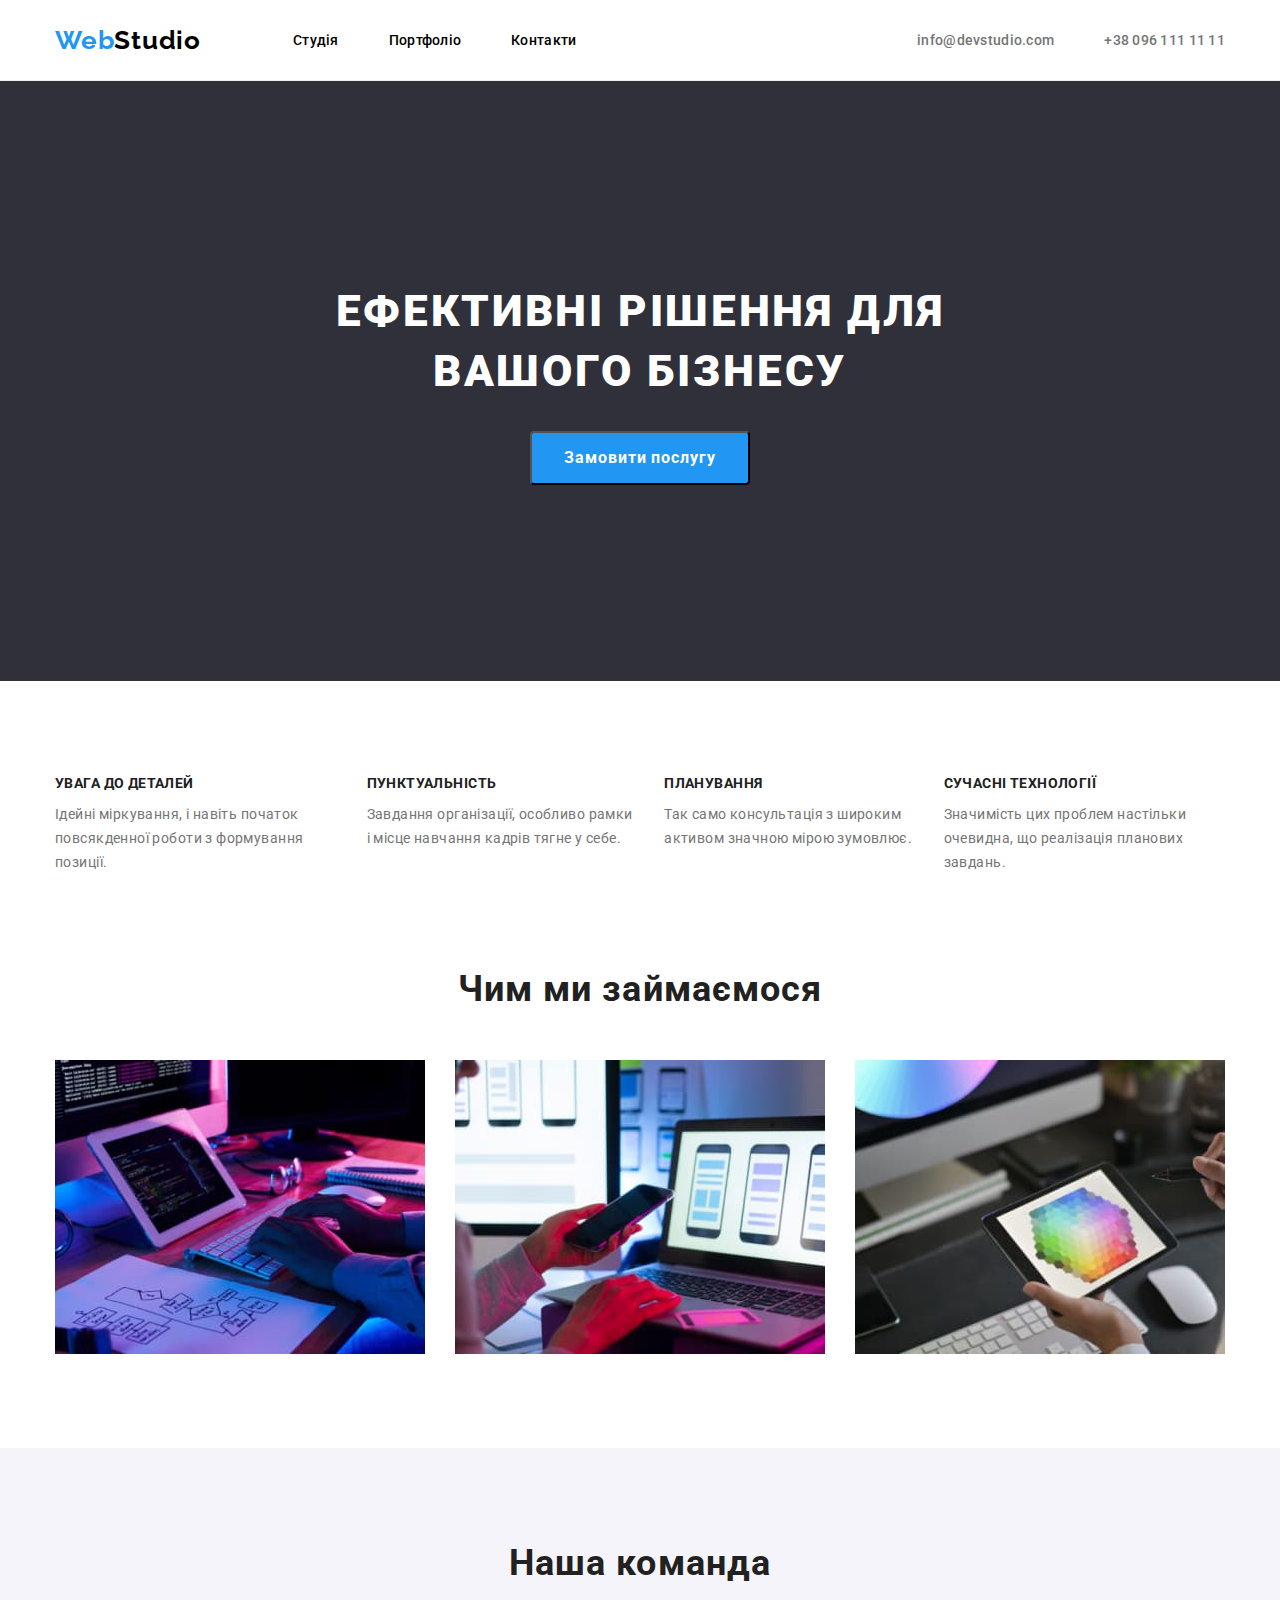
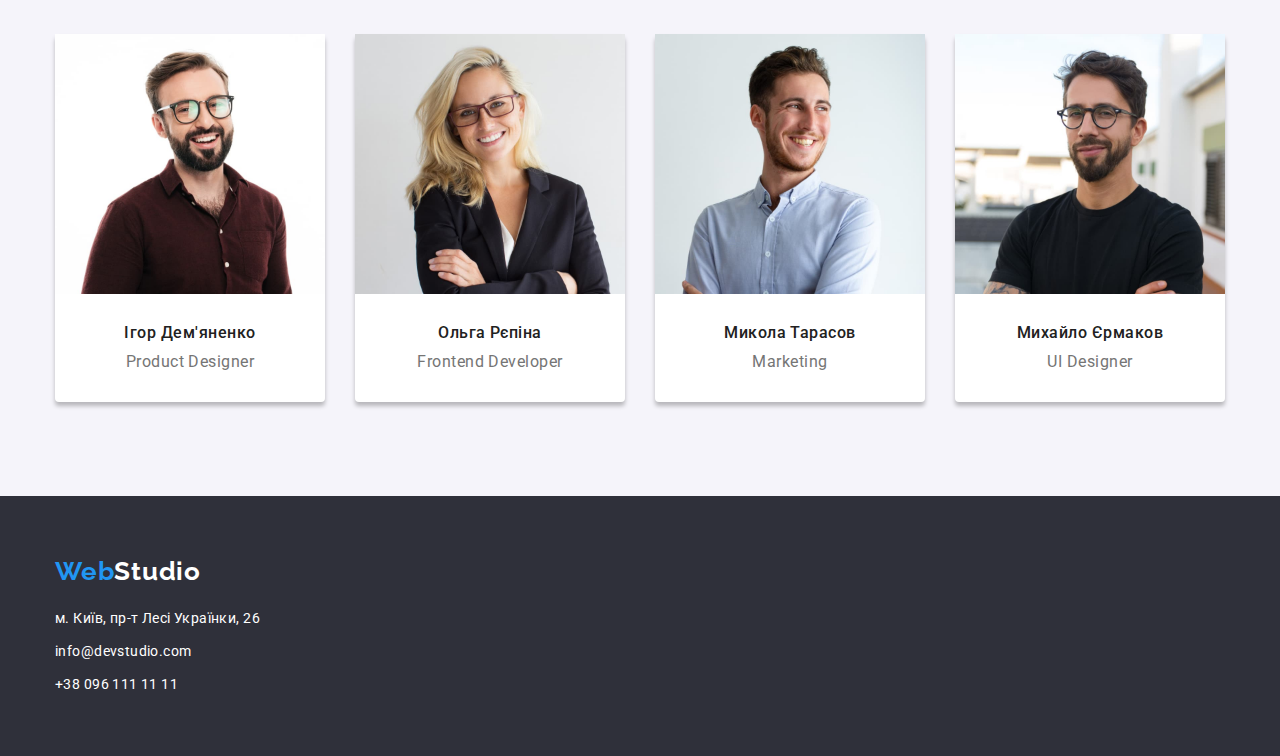
<file: index.html>
<!DOCTYPE html>
<html lang="uk">
<head>
    <meta charset="UTF-8">
    <meta http-equiv="X-UA-Compatible" content="IE=edge">
    <meta name="viewport" content="width=device-width, initial-scale=1.0">
    <title>Головна</title>
    <link rel="preconnect" href="https://fonts.googleapis.com">
    <link rel="preconnect" href="https://fonts.gstatic.com" crossorigin>
    <link rel="stylesheet" href="https://cdnjs.cloudflare.com/ajax/libs/modern-normalize/1.1.0/modern-normalize.min.css">
    <link href="https://fonts.googleapis.com/css2?family=Montserrat&family=Raleway:wght@700&family=Roboto:wght@400;500;700;900&display=swap" rel="stylesheet">
    <link rel="stylesheet" href="./css/styles.css">
</head>
<body> 
    <header>
        <div class="header container">
        <nav class="nav-box">
            <a class="logo" href= " https://hannayeromina.github.io/goit-markup-hw-03/" lang="en"><span class="logo-bly">Web</span>Studio</a>
            <ul class="header-nav">
                <li class="list-nav"><a class="nav" href="./index.html">Студія</a></li>
                <li class="list-nav"><a class="nav" href="./portfolio.html">Портфоліо</a></li>
                <li class="list-nav"><a class="nav" href="/">Контакти</a></li>
            </ul>
        </nav>
            <ul class="contact list">
                <li class="list-contact-header"><a class="contact-header" href="mailto:info@devstudio.com">info@devstudio.com</a></li>
                <li class="list-contact-header"><a class="contact-header" href="tel:+380961111111">+38 096 111 11 11</a></li>
            </ul>
        </div>
    </header>
    <main>
        <section class="hero">
            <div class="container">
            <h1 class="hero-h">Ефективні рішення для вашого бізнесу</h1>
            <button class="hero-button"  type="button">Замовити послугу</button>
            </div>
        </section>
        <section class="work-section">
            <h2 class="hidden">Переваги</h2>
            <div class="container">
            <ul class="work list">
                <li class="work-list">
                    <h3 class="work-h">УВАГА ДО ДЕТАЛЕЙ</h3>
                    <p class="work-p ">Ідейні міркування, і навіть початок повсякденної роботи з формування позиції.</p>
                </li>
                <li class="work-list">
                    <h3 class="work-h">ПУНКТУАЛЬНІСТЬ</h3>
                    <p class="work-p">Завдання організації, особливо рамки і місце навчання кадрів тягне у себе.</p>
                </li>
                <li class="work-list">
                    <h3 class="work-h">ПЛАНУВАННЯ</h3>
                    <p class="work-p">Так само консультація з широким активом значною мірою зумовлює.</p>
                </li>
                <li class="work-list">
                    <h3 class="work-h">СУЧАСНІ ТЕХНОЛОГІЇ</h3>
                    <p class="work-p">Значимість цих проблем настільки очевидна, що реалізація планових завдань.</p>
                </li>
            </ul>
            </div>
        </section>
        <section class="images-section">
            <div class="container">
            <h2 class="second-title second-title-work">Чим ми займаємося</h2>
            <ul class="list second-list">
                <li class="images">
                    <img class="image" src="./images/box1s.jpg" alt="Написання коду" width="370" height="294">
                </li>
                <li class="images">
                    <img class="image" src="./images/box2s.jpg" alt="Розробка мобільних додатків" width="370" height="294">
                </li>
                <li class="images">
                    <img class="image" src="./images/box3s.jpg" alt="Веб-дизайн" width="370" height="294">
                </li>
            </ul>
            </div>
        </section>
        <section class="employees-section">
            <div class="container">
            <h2 class="second-title second-title-employees">Наша команда</h2>
            <ul class="list employees">
                <li class="employees-list">
                    <img class="foto" src="./images/foto1s.jpg" alt="Фотопортрет Ігоря" width="270" height="260">
                    <h3 class="name">Ігор Дем'яненко</h3>
                    <p class="job-title" lang="en">Product Designer</p>
                </li>
                <li class="employees-list">
                    <img class="foto" src="./images/foto2s.jpg" alt="Фотопортрет Ольги" width="270" height="260">
                    <h3 class="name">Ольга Рєпіна</h3>
                    <p class="job-title" lang="en">Frontend Developer</p>
                </li>
                <li class="employees-list">
                    <img class="foto" src="./images/foto3s.jpg" alt="Фотопортрет Миколи" width="270" height="260">
                    <h3 class="name">Микола Тарасов</h3>
                    <p class="job-title" lang="en">Marketing</p>
                </li>
                <li class="employees-list">
                    <img class="foto" src="./images/foto4s.jpg" alt="Фотопортрет Михайла" width="270" height="260">
                    <h3 class="name">Михайло Єрмаков</h3>
                    <p class="job-title" lang="en">UI Designer</p>
                </li>
            </ul>
            </div>
        </section>
    </main>
    <footer class="footer">
        <div class="container">
        <a class="logo-footer" href="https://hannayeromina.github.io/goit-markup-hw-01/" lang="en"><span class="logo-bly">Web</span>Studio</a>
        <address>
            <ul class="list footer-address-contact">
                <li><a class="address-footer" href="https://goo.gl/maps/ZajisYMfi6u8uZzd6">м. Київ, пр-т Лесі Українки, 26</a></li>
                <li><a class="contact-footer" href="mailto:info@devstudio.com">info@devstudio.com</a></li>
                <li><a class="contact-footer" href="tel:+380961111111">+38 096 111 11 11</a></li>
            </ul>
        </address>
        </div>
    </footer>
    
</body>
</html>
</file>
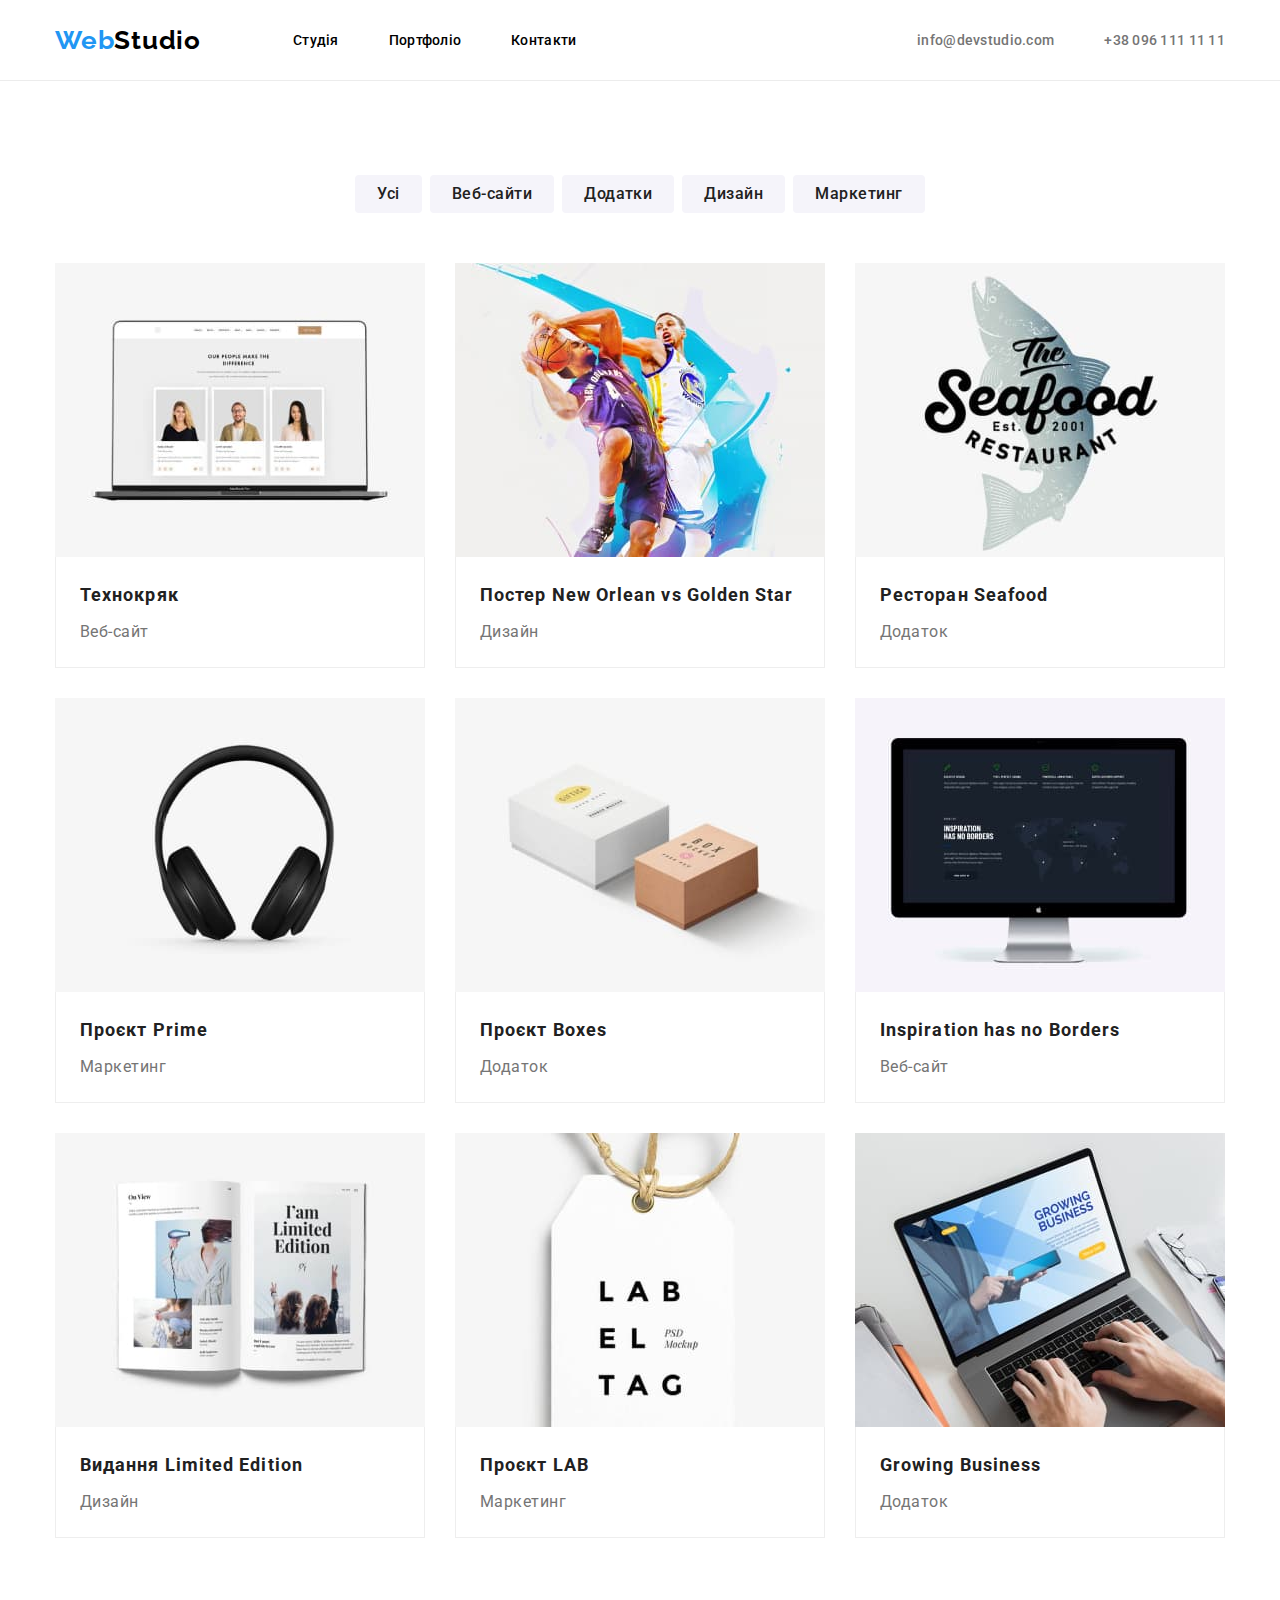
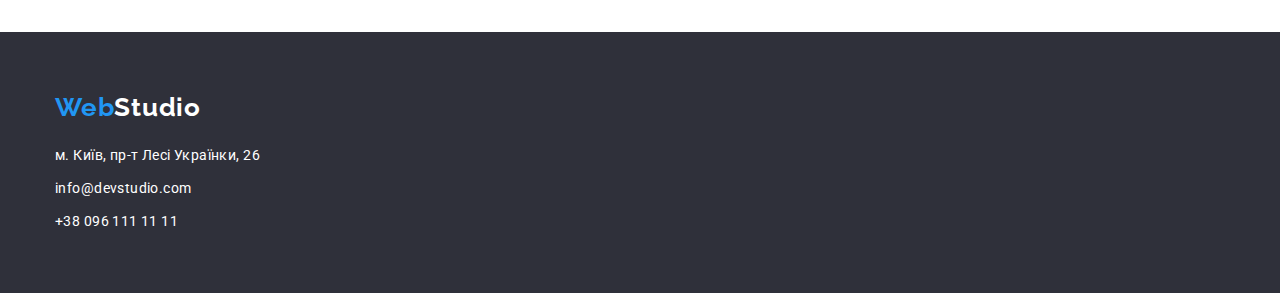
<file: portfolio.html>
<!DOCTYPE html>
<html lang="uk">
<head>
    <meta charset="UTF-8">
    <meta http-equiv="X-UA-Compatible" content="IE=edge">
    <meta name="viewport" content="width=device-width, initial-scale=1.0">
    <title>Портфоліо</title>
    <link rel="preconnect" href="https://fonts.googleapis.com">
    <link rel="preconnect" href="https://fonts.gstatic.com" crossorigin>
    <link rel="stylesheet" href="https://cdnjs.cloudflare.com/ajax/libs/modern-normalize/1.1.0/modern-normalize.min.css">
    <link href="https://fonts.googleapis.com/css2?family=Montserrat&family=Raleway:wght@700&family=Roboto:wght@400;500;700;900&display=swap"
        rel="stylesheet">
    <link rel="stylesheet" href="./css/styles.css">
    
</head>
<body>
    <header>
        <div class="header container">
        <nav class="nav-box">
            <a class="logo" href=" https://hannayeromina.github.io/goit-markup-hw-03/" lang="en"><span
                    class="logo-bly">Web</span>Studio</a>
            <ul class="header-nav">
                <li class="list-nav"><a class="nav" href="./index.html">Студія</a></li>
                <li class="list-nav"><a class="nav" href="./portfolio.html">Портфоліо</a></li>
                <li class="list-nav"><a class="nav" href="/">Контакти</a></li>
            </ul>
        </nav>
        <ul class="contact list">
            <li class="list-contact-header"><a class="contact-header" href="mailto:info@devstudio.com">info@devstudio.com</a></li>
            <li class="list-contact-header"><a class="contact-header" href="tel:+380961111111">+38 096 111 11 11</a></li>
        </ul>
        </div>
    </header>
    <main>
        <section class="nav-portfolio-section">
            <div class="container">
            <ul class="list button-box">
                <li class="button-list"><button class="nav-portfolio" type="button">Усі</button></li>
                <li class="button-list"><button class="nav-portfolio" type="button">Веб-сайти</button></li>
                <li class="button-list"><button class="nav-portfolio" type="button">Додатки</button></li>
                <li class="button-list"><button class="nav-portfolio" type="button">Дизайн</button></li>
                <li class="button-list"><button class="nav-portfolio" type="button">Маркетинг</button></li>
            </ul>
            <ul class="list portfolio-box">
                <li class="portfolio-list">
                    <img class="portfolio" src="./images/img1.jpg" alt="Ноутбук" width="370" height="294">
                    <div class="border"><h3 class="title-portfolio">Технокряк</h3>
                    <p class="paragraph-portfolio">Веб-сайт</p>
                    </div>
                </li>
                <li class="portfolio-list">
                    <img class="portfolio" src="./images/img2.jpg" alt="Баскетболісти" width="370" height="294">
                    <div class="border"><h3 class="title-portfolio">Постер New Orlean vs Golden Star</h3>
                    <p class="paragraph-portfolio">Дизайн</p>
                    </div>
                </li>
                <li class="portfolio-list">
                    <img class="portfolio" src="./images/img3.jpg" alt="Логотип ресторана" width="370" height="294">
                    <div class="border"><h3 class="title-portfolio">Ресторан Seafood</h3>
                    <p class="paragraph-portfolio">Додаток</p>
                    </div>
                </li>
                <li class="portfolio-list">
                    <img class="portfolio" src="./images/img4.jpg" alt="Навушники" width="370" height="294">
                    <div class="border"><h3 class="title-portfolio">Проєкт Prime</h3>
                    <p class="paragraph-portfolio">Маркетинг</p>
                    </div>
                </li>
                <li class="portfolio-list">
                    <img class="portfolio" src="./images/img5.jpg" alt="Дві коробки" width="370" height="294">
                    <div class="border"><h3 class="title-portfolio">Проєкт Boxes</h3>
                    <p class="paragraph-portfolio">Додаток</p>
                    </div>
                </li>
                <li class="portfolio-list">
                    <img class="portfolio" src="./images/img6.jpg" alt="Монітор компьютера" width="370" height="294">
                    <div class="border"><h3 class="title-portfolio">Inspiration has no Borders</h3>
                    <p class="paragraph-portfolio">Веб-сайт</p>
                    </div>
                </li>
                <li class="portfolio-list">
                    <img class="portfolio" src="./images/img7.jpg" alt="Відкрита книга" width="370" height="294">
                    <div class="border"><h3 class="title-portfolio">Видання Limited Edition</h3>
                    <p class="paragraph-portfolio">Дизайн</p>
                    </div>
                </li>
                <li class="portfolio-list">
                    <img class="portfolio" src="./images/img8.jpg" alt="Бірка" width="370" height="294">
                    <div class="border"><h3 class="title-portfolio">Проєкт LAB</h3>
                    <p class="paragraph-portfolio">Маркетинг</p>
                    </div>
                </li>
                <li class="portfolio-list">
                    <img class="portfolio" src="./images/img9.jpg" alt="Користувач за ноутбуком" width="370" height="294">
                    <div class="border"><h3 class="title-portfolio">Growing Business</h3>
                    <p class="paragraph-portfolio">Додаток</p>
                    </div>
                </li>
            </ul>
            </div>
        </section>
    </main>
    <footer class="footer">
        <div class="container">
        <a class="logo-footer" href="https://hannayeromina.github.io/goit-markup-hw-01/" lang="en"><span
                class="logo-bly">Web</span>Studio</a>
        <address>
            <ul class="list footer-address-contact">
                <li><a class="address-footer" href="https://goo.gl/maps/ZajisYMfi6u8uZzd6">м. Київ, пр-т Лесі Українки,
                        26</a></li>
                <li><a class="contact-footer" href="mailto:info@devstudio.com">info@devstudio.com</a></li>
                <li><a class="contact-footer" href="tel:+380961111111">+38 096 111 11 11</a></li>
            </ul>
        </address>
        </div>
    </footer>
    
</body>
</html>
</file>
<file: css/styles.css>
body {
    background-color: #ffffff;
    font-family: Roboto,sans-serif;
    color: #212121;
}
html {
    box-sizing: border-box;
}
h1,h2,h3,p,ul{
    margin: 0 0;
    padding: 0 0;
}

li {
    list-style-type: none;
}
header {
    border-bottom: 1px solid #ececec;
}
.container{
    width: 1200px;
    margin: 0 auto;
    padding: 0 15px;
}
.hidden {
    display: none;
}
.nav-box{
    display: flex;
    align-items: center;
}
.header {
    display: flex;
    align-items: center;
    justify-content: space-between;
}
.logo {
    margin: 0 0;
    font-family: Raleway;
    font-weight:700 ; 
    color: #000000; 
    text-decoration: none; 
    font-size: 26px;
    line-height: 30.52px;
    letter-spacing: 0.03em;
    width: 145px;
}
.logo-bly {
    color: #2196f3;
}
.header-nav {
    display: flex;
    align-items: center;
    margin: 0 0;
    margin-left: 93px;
}
.list {
    list-style: none;
    margin: 0;
    padding: 0;
}
.nav {
    display: block;
    padding: 32px 0;
    font-weight: 500;
    font-size: 14px;
    line-height: 16px;
    letter-spacing: 0.02em;
    text-decoration: none;
    color: #000000;
}
.list-nav {
    margin-right: 50px;
}
.list-nav:last-child{
    margin-right: 0;
}
.nav:hover {
    color: #2196f3 ;
}
.contact{
    display: flex;
    justify-content: flex-end;
    margin-left: auto;
}
.contact-header {
    display: block;
    padding: 32px 0;
    font-weight: 500;
    font-size: 14px;
    line-height: 16.41px;
    letter-spacing: 0.02em;
    text-decoration: none;
    color: #757575;
}
.contact-header:hover {
    color: #2196f3;
}
.list-contact-header {
    margin-right: 50px;
}
.list-contact-header:last-child{
    margin-right: 0;
}
.hero {
    background-color:#2f303a ;
    max-width: 1600px;
    height: 600px;
    margin: 0px auto;
    padding: 200px 0;
}
.hero-h {
    font-weight: 900;
    font-size: 44px;
    line-height: 60px;
    letter-spacing: 0.06em;
    text-align: center;
    width: 696px;
    margin-left: auto;
    margin-right: auto;
    margin-bottom: 30px;
    color:#ffffff;
    text-transform: uppercase;
}
.hero-button {
    display: block;
    padding: 10px 32px;
    margin: 0 auto;
    font-weight:700;
    line-height: 30px;
    font-size: 16px;
    letter-spacing: 0.06em;
    color:#ffffff;
    background-color: #2196f3;
    cursor: pointer;
    border-radius: 4px;
}
.work-section {
    padding-top: 94px;
}
.work{
    display: flex;
}
.work .work-list:not(:last-child) {
    margin-right: 30px;
}
.work-h {
    font-weight: 700;
    font-size: 14px;
    line-height: 16.41px;
    letter-spacing: 0.03em;
    margin-bottom: 10px;
}
.work-p {
    font-size: 14px ;
    line-height: 24px;
    letter-spacing: 0.03em;
    color: #757575
}
.images-section{
    padding: 94px 0;
}
.second-title-work {
    margin-bottom:  50px;
}
.second-title {
    text-align: center;
    font-weight: 700;
    font-size: 36px;
    line-height: 42.19px;
    letter-spacing: 0.03em;
    margin-bottom: 50px;
}
.second-list {
    display: flex;
}
.images {
    width: 370px;
    margin-right: 30px;
}
.images:last-child{
    margin-right: 0;
}
.image {
    display: block;
    max-width: 100%;
    height: auto;
}
.employees-section{
    padding: 94px 0;
    background-color: #f5f4fa;
}
.employees{
    display: flex;
}
.employees-list{
    width: 270px;
    margin-right: 30px;
    background-color: #ffffff;
    border-radius: 4px;
    box-shadow: 0px 4px 4px rgba(0, 0, 0, 0.25);
}
.employees-list:last-child {
    margin-right: 0;
}
.foto{
    display: block;
    max-width: 100%;
    height: auto;
}
.name {
    font-weight: 500;
    font-size: 16px;
    line-height: 18.75px;
    letter-spacing: 0.03em;
    text-align: center;
    padding-top: 30px;
    margin-bottom: 10px ;
}
.job-title {
    line-height: 18.75px;
    font-size: 16px;
    letter-spacing: 0.03em;
    color: #757575;
    text-align: center;
    padding-bottom: 30px;
}
.footer {
    background-color: #2f303a;
    margin: auto;
    padding-top: 60px;
    padding-bottom: 60px;
}
.footer-address-contact li {
    margin-bottom: 9px;
}
.footer-address-contact li:last-child {
    margin-bottom: 0;
}
.address-footer  {
    font-size: 14px;
    line-height: 24px;
    letter-spacing: 0.03em;
    color: #ffffff;
    text-decoration: none;
    font-style: normal;
    margin-bottom: 9px;
}
.address-footer:hover {
    color:#2196f3 ;
}
.contact-footer{
    font-size: 14px;
    line-height: 24px;
    letter-spacing: 0.03em;
    color: #ffffff;
    text-decoration: none;
    font-style: normal;
    margin-bottom: 9px;
}
.contact-footer:last-child {
    margin-bottom: 0;
}
.contact-footer:hover {
    color: #2196f3;
}
.logo-footer {
    font-family: Raleway;
    font-weight: 700;
    text-decoration: none;
    color:#ffffff;
    font-size: 26px;
    line-height: 30.52px;
    letter-spacing: 0.03em;
    display: inline-block;
    margin: 0 0;
    margin-bottom: 20px;
}
.button-box{
    display: flex;
    justify-content: center;
    margin-bottom: 50px;
}
.nav-portfolio {
    font-family: inherit;
    font-weight: 500;
    line-height: 26px;
    font-size: 16px;
    letter-spacing: 0.03em;
    text-decoration: none;
    color: #212121;
    background-color: #f5f4fa;
    box-sizing: 0;
    border:none;
    cursor: pointer;
    border-radius: 4px;
    padding: 6px 22px;
}
.nav-portfolio-section{
    padding-top: 94px;
    padding-bottom: 94px;
}
.button-list {
    margin-right: 8px;
}
.button-list:last-child {
    margin-right: 0px;
}
.nav-portfolio:hover {
    color: #ffffff;
    background-color:#2196f3;

}
.portfolio-box {
    display: flex;
    flex-wrap: wrap;
}
.portfolio-list {
    width: 370px;
    margin-right: 30px;
    margin-bottom: 30px;
}
.portfolio-list:nth-child(3n){
    margin-right: 0;
}
.portfolio-list:nth-last-child(-n+3){
    margin-bottom: 0;
}
.portfolio{
    display: block;
    max-width: 100%;
    height: auto;
}
.title-portfolio {
    font-weight: 700;
    font-size: 18px;
    line-height: 36px;
    letter-spacing: 0.06em;
    margin-bottom: 4px;
}
.paragraph-portfolio {
    font-size: 16px;
    line-height: 30px;
    letter-spacing: 0.03em;
    color: #757575;
}
.border{
    border-left:1px solid #eeeeee ;
    border-right:1px solid #eeeeee;
    border-bottom:1px solid #eeeeee;
    padding: 20px 24px;
}
</file>
